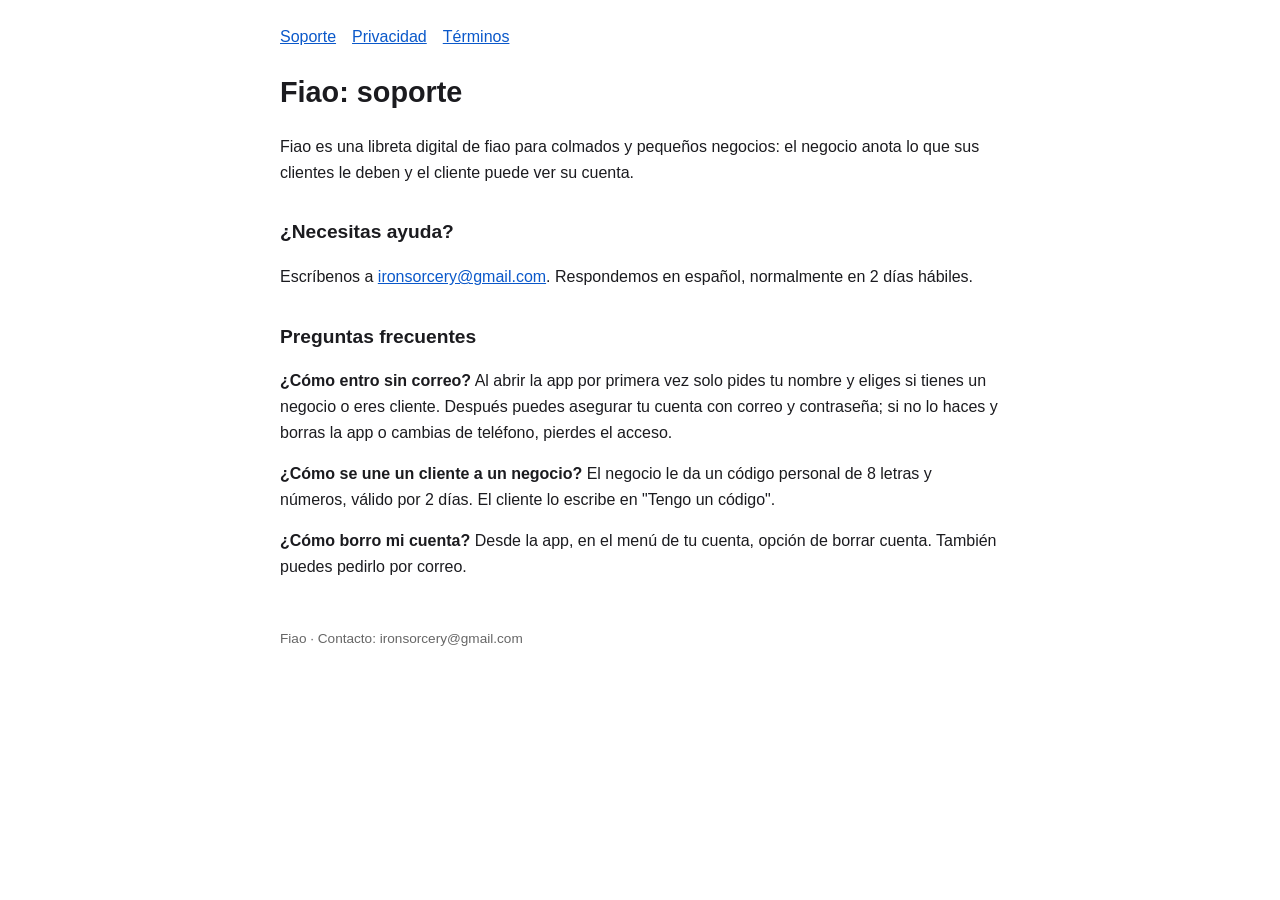
<file: index.html>
<!doctype html>
<html lang="es"><head><meta charset="utf-8"><meta name="viewport" content="width=device-width,initial-scale=1">
<title>Fiao – Soporte</title><link rel="stylesheet" href="style.css"></head><body>
<nav><a href="index.html">Soporte</a><a href="privacidad.html">Privacidad</a><a href="terminos.html">Términos</a></nav>
<h1>Fiao: soporte</h1>
<p>Fiao es una libreta digital de fiao para colmados y pequeños negocios: el negocio anota lo que sus clientes le deben y el cliente puede ver su cuenta.</p>
<h2>¿Necesitas ayuda?</h2>
<p>Escríbenos a <a href="mailto:ironsorcery@gmail.com">ironsorcery@gmail.com</a>. Respondemos en español, normalmente en 2 días hábiles.</p>
<h2>Preguntas frecuentes</h2>
<p><strong>¿Cómo entro sin correo?</strong> Al abrir la app por primera vez solo pides tu nombre y eliges si tienes un negocio o eres cliente. Después puedes asegurar tu cuenta con correo y contraseña; si no lo haces y borras la app o cambias de teléfono, pierdes el acceso.</p>
<p><strong>¿Cómo se une un cliente a un negocio?</strong> El negocio le da un código personal de 8 letras y números, válido por 2 días. El cliente lo escribe en "Tengo un código".</p>
<p><strong>¿Cómo borro mi cuenta?</strong> Desde la app, en el menú de tu cuenta, opción de borrar cuenta. También puedes pedirlo por correo.</p>
<footer>Fiao · Contacto: ironsorcery@gmail.com</footer>
</body></html>
</file>
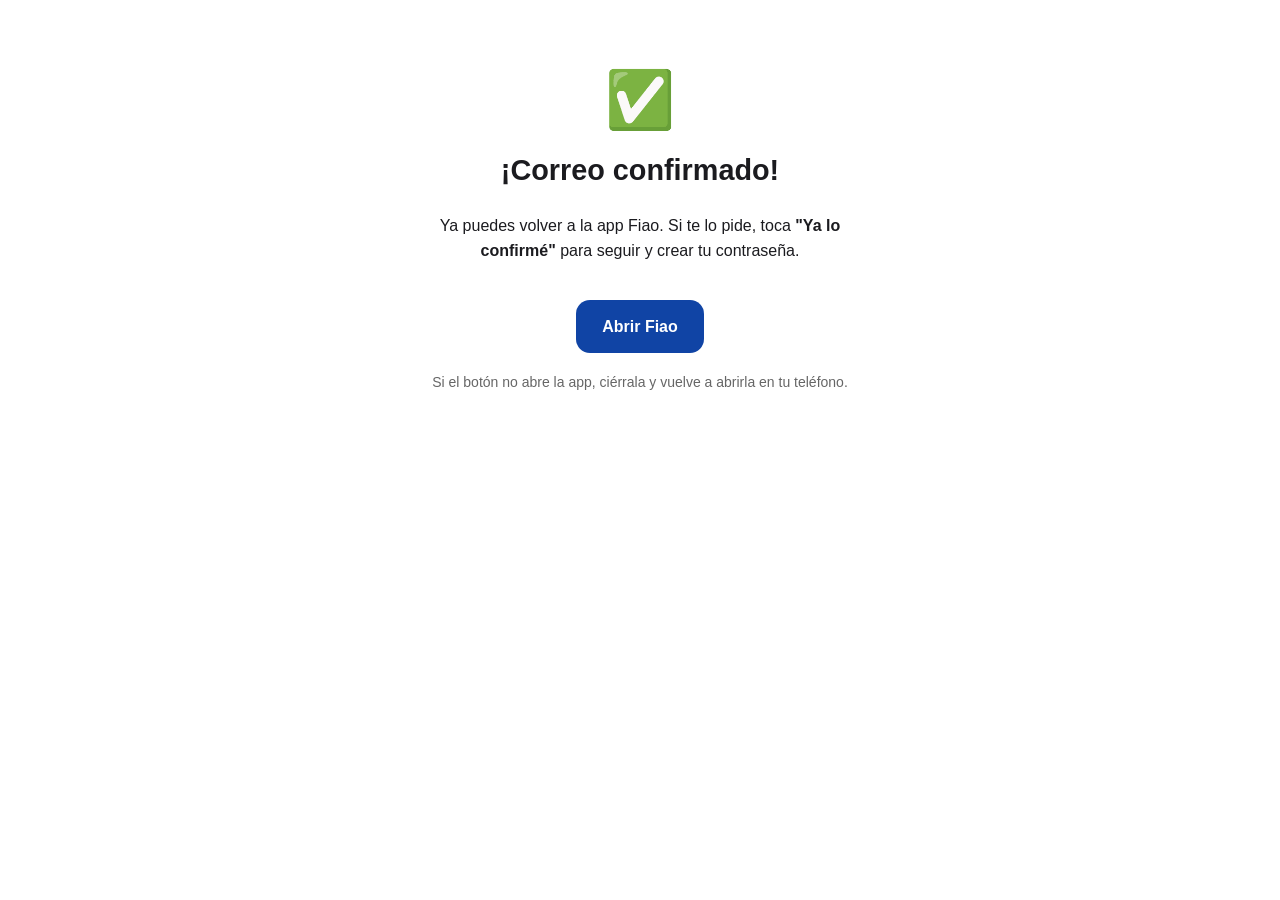
<file: confirmado.html>
<!doctype html>
<html lang="es"><head><meta charset="utf-8"><meta name="viewport" content="width=device-width,initial-scale=1">
<title>Fiao – Correo confirmado</title><link rel="stylesheet" href="style.css">
<style>
  .caja{max-width:440px;margin:48px auto;text-align:center}
  .icono{font-size:56px;line-height:1}
  .boton{display:inline-block;margin-top:20px;padding:14px 26px;border-radius:14px;background:#1044A5;color:#fff;text-decoration:none;font-weight:700}
  .nota{color:#666;font-size:14px;margin-top:18px}
</style></head><body>
<div class="caja">
  <div class="icono" id="icono">✅</div>
  <h1 id="titulo">¡Correo confirmado!</h1>
  <p id="texto">Ya puedes volver a la app Fiao. Si te lo pide, toca <strong>"Ya lo confirmé"</strong> para seguir y crear tu contraseña.</p>
  <a class="boton" href="com.fiaoapp.fiaoapp://login-callback">Abrir Fiao</a>
  <p class="nota">Si el botón no abre la app, ciérrala y vuelve a abrirla en tu teléfono.</p>
</div>
<script>
  // Supabase manda los errores en la dirección (?error_description=… o #error_description=…).
  var p = new URLSearchParams(location.search + '&' + location.hash.replace(/^#/, ''));
  var err = p.get('error_description') || p.get('error');
  var msg = p.get('message');
  if (err) {
    document.getElementById('icono').textContent = '⚠️';
    document.getElementById('titulo').textContent = 'El enlace ya no sirve';
    document.getElementById('texto').innerHTML = 'Puede que ya lo hayas usado o que haya vencido. Vuelve a la app Fiao: si tu correo aparece confirmado, sigue con tu contraseña; si no, toca <strong>"Enviar el correo otra vez"</strong>.';
  } else if (msg && /confirm/i.test(msg)) {
    // Al cambiar de correo, Supabase puede pedir confirmar en los dos correos.
    document.getElementById('titulo').textContent = 'Falta un paso';
    document.getElementById('texto').textContent = 'Revisa también el otro correo y abre el enlace que te llegó allí. Luego vuelve a la app Fiao.';
  }
</script>
</body></html>
</file>
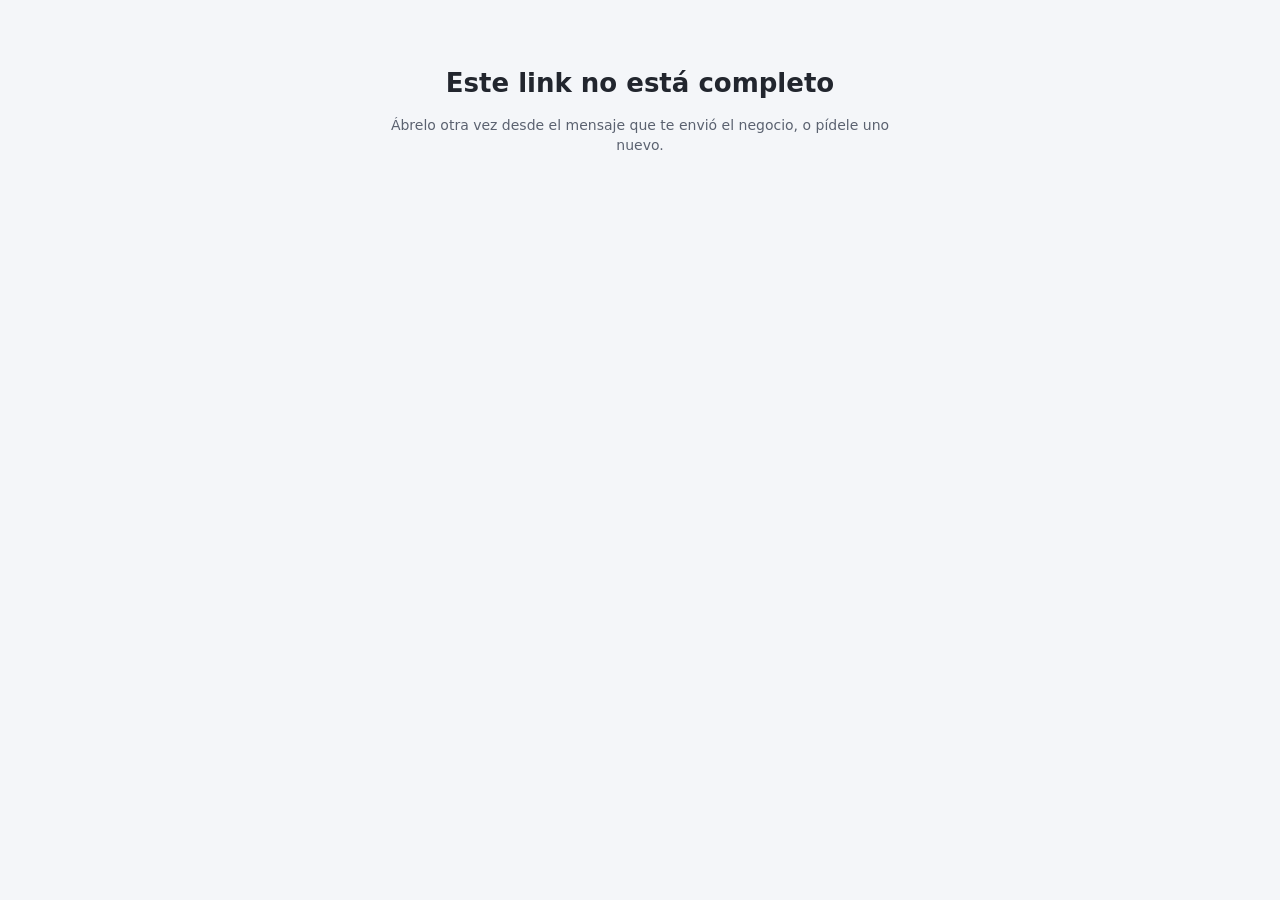
<file: estado.html>
<!DOCTYPE html>
<html lang="es">
<head>
<meta charset="utf-8">
<meta name="viewport" content="width=device-width, initial-scale=1">
<!-- El link es privado: que no lo guarden los buscadores ni se pase a otras páginas. -->
<meta name="robots" content="noindex, nofollow">
<meta name="referrer" content="no-referrer">
<meta http-equiv="Content-Security-Policy" content="default-src 'none'; script-src 'unsafe-inline'; style-src 'unsafe-inline'; connect-src https://wfteqphbnjuugxbgztzk.supabase.co; img-src data:; base-uri 'none'; form-action 'none'">
<meta name="theme-color" content="#1F3FA8">
<title>Estado de cuenta</title>
<style>
  :root {
    --tinta: #1F3FA8; --margen: #C8352E; --abono: #1E7A4C;
    --grafito: #22262E; --gris: #5B6270; --renglon: #D9E1EE;
    --fondo: #F4F6F9; --hoja: #FFFFFF;
  }
  * { box-sizing: border-box; }
  body {
    margin: 0; background: var(--fondo); color: var(--grafito);
    font: 16px/1.45 system-ui, -apple-system, "Segoe UI", Roboto, sans-serif;
  }
  main { max-width: 560px; margin: 0 auto; padding: 20px 16px 40px; }
  .negocio { color: var(--tinta); font-weight: 700; font-size: 15px; letter-spacing: .02em; text-transform: uppercase; margin: 4px 0 2px; }
  h1 { font-size: 26px; line-height: 1.2; margin: 0 0 16px; }
  .hoja { background: var(--hoja); border: 1px solid var(--renglon); border-radius: 14px; padding: 20px; }
  .etiqueta { color: var(--gris); margin: 0; }
  .saldo { font-size: 40px; font-weight: 700; margin: 2px 0 4px; font-variant-numeric: tabular-nums; overflow-wrap: anywhere; }
  .debe { color: var(--margen); } .favor { color: var(--abono); } .cero { color: var(--gris); }
  .pequeno { color: var(--gris); font-size: 14px; margin: 0; }
  h2 { font-size: 19px; margin: 28px 0 8px; }
  ul { list-style: none; margin: 0; padding: 0; }
  li { display: flex; gap: 12px; justify-content: space-between; align-items: flex-start; padding: 14px 16px; border-bottom: 1px solid var(--renglon); background: var(--hoja); }
  li:first-child { border-radius: 14px 14px 0 0; } li:last-child { border-radius: 0 0 14px 14px; border-bottom: 0; }
  li:only-child { border-radius: 14px; }
  ul { border: 1px solid var(--renglon); border-radius: 14px; }
  .tipo { font-weight: 600; margin: 0; }
  .nota { margin: 2px 0 0; color: var(--grafito); overflow-wrap: anywhere; }
  .fecha { margin: 2px 0 0; color: var(--gris); font-size: 14px; }
  .monto { font-weight: 700; white-space: nowrap; font-variant-numeric: tabular-nums; }
  .anulado .monto, .anulado .tipo { text-decoration: line-through; color: var(--gris); }
  .chip { display: inline-block; font-size: 12px; font-weight: 600; padding: 1px 8px; border-radius: 99px; background: var(--fondo); color: var(--gris); margin-left: 6px; text-decoration: none; }
  .aviso { margin-top: 24px; padding: 16px; border-radius: 14px; background: #E7ECFA; }
  .aviso p { margin: 0 0 8px; } .aviso p:last-child { margin: 0; }
  a.boton, button.boton {
    display: inline-block; min-height: 48px; padding: 12px 18px; border-radius: 12px; border: 0;
    background: var(--tinta); color: #fff; font: inherit; font-weight: 600; text-decoration: none; cursor: pointer; margin: 6px 8px 0 0;
  }
  a.boton.secundario { background: transparent; color: var(--tinta); border: 1px solid var(--tinta); }
  .codigo { font-family: ui-monospace, Consolas, monospace; font-weight: 700; letter-spacing: .1em; }
  .centro { text-align: center; padding-top: 48px; }
  footer { margin-top: 28px; color: var(--gris); font-size: 13px; text-align: center; }
  [hidden] { display: none !important; }
</style>
</head>
<body>
<main>
  <section id="cargando" class="centro">
    <p class="pequeno">Cargando tu estado de cuenta…</p>
  </section>

  <section id="error" class="centro" hidden>
    <h1 id="error-titulo"></h1>
    <p id="error-mensaje" class="pequeno"></p>
    <button id="reintentar" class="boton" type="button" hidden>Intentar otra vez</button>
  </section>

  <section id="cuenta" hidden>
    <p class="negocio" id="negocio"></p>
    <h1 id="titulo"></h1>
    <div class="hoja">
      <p class="etiqueta" id="etiqueta"></p>
      <p class="saldo" id="saldo"></p>
      <p class="pequeno" id="actualizado"></p>
    </div>

    <h2>Movimientos</h2>
    <p class="pequeno" id="sin-movimientos" hidden>Todavía no hay movimientos.</p>
    <ul id="movimientos"></ul>
    <p class="pequeno" id="limite" hidden></p>

    <div class="aviso">
      <p><strong>¿Ves algo que no está bien?</strong> Habla con <span id="negocio-2"></span>.</p>
      <p id="contacto" hidden></p>
      <p id="codigo-app" hidden></p>
    </div>
    <footer>Solo tú y el negocio tienen este link. No lo compartas.</footer>
  </section>
</main>

<script>
(function () {
  'use strict';

  // Datos públicos del proyecto (la misma URL y clave pública que usa la app).
  var SUPABASE_URL = 'https://wfteqphbnjuugxbgztzk.supabase.co';
  var SUPABASE_KEY = 'sb_publishable_fKnJVz4L3WltMuzTqghPCg_1EK6CzHd';
  var ZONA = 'America/Santo_Domingo';

  var $ = function (id) { return document.getElementById(id); };

  var pesos = new Intl.NumberFormat('en-US', { minimumFractionDigits: 2, maximumFractionDigits: 2 });
  function formatoPesos(n) { return 'RD$' + pesos.format(Math.abs(n)); }

  var fechaHora = new Intl.DateTimeFormat('es-DO', {
    timeZone: ZONA, day: '2-digit', month: '2-digit', year: 'numeric', hour: 'numeric', minute: '2-digit'
  });
  var soloFecha = new Intl.DateTimeFormat('es-DO', { timeZone: ZONA, day: '2-digit', month: '2-digit', year: 'numeric' });

  // El código va después del # (no se envía a ningún servidor de páginas).
  function leerCodigo() {
    var h = (location.hash || '').replace(/^#/, '');
    var m = /(?:^|[&?])t=([0-9a-fA-F]{64})(?:&|$)/.exec(h) || /^([0-9a-fA-F]{64})$/.exec(h);
    return m ? m[1].toLowerCase() : null;
  }

  function mostrar(id) {
    ['cargando', 'error', 'cuenta'].forEach(function (s) { $(s).hidden = s !== id; });
  }

  function error(titulo, mensaje, reintentable) {
    $('error-titulo').textContent = titulo;
    $('error-mensaje').textContent = mensaje;
    $('reintentar').hidden = !reintentable;
    document.title = 'Estado de cuenta';
    mostrar('error');
  }

  function etiquetaMovimiento(m) {
    if (m.tipo === 'fiao') return 'Fiao';
    if (m.tipo === 'abono') return 'Abono';
    var de = m.anula_tipo === 'abono' ? 'abono' : 'fiao';
    return 'Anulación del ' + de + (m.anula_fecha ? ' del ' + soloFecha.format(new Date(m.anula_fecha)) : '');
  }

  function el(tag, clase, texto) {
    var e = document.createElement(tag);
    if (clase) e.className = clase;
    if (texto != null) e.textContent = texto;
    return e;
  }

  function telefonoDigitos(t) {
    var d = String(t || '').replace(/\D/g, '');
    if (d.length === 10 && /^(809|829|849)/.test(d)) return '1' + d;
    if (/^1(809|829|849)\d{7}$/.test(d)) return d;
    return null;
  }

  function pintar(r) {
    var negocio = r.negocio.nombre;
    var cliente = r.cliente.nombre;
    var saldo = Number(r.saldo);

    document.title = 'Estado de cuenta · ' + negocio;
    $('negocio').textContent = negocio;
    $('negocio-2').textContent = negocio;
    $('titulo').textContent = 'Estado de cuenta de ' + cliente;

    var s = $('saldo');
    if (saldo > 0) { $('etiqueta').textContent = 'Debes'; s.className = 'saldo debe'; s.textContent = formatoPesos(saldo); }
    else if (saldo < 0) { $('etiqueta').textContent = 'Tienes a favor'; s.className = 'saldo favor'; s.textContent = formatoPesos(saldo); }
    else { $('etiqueta').textContent = 'Estás al día'; s.className = 'saldo cero'; s.textContent = formatoPesos(0); }

    $('actualizado').textContent = 'Actualizado: ' + fechaHora.format(new Date(r.generado_en));

    var lista = $('movimientos');
    lista.textContent = '';
    var movs = r.movimientos || [];
    $('sin-movimientos').hidden = movs.length > 0;
    lista.hidden = movs.length === 0;
    movs.forEach(function (m) {
      var li = el('li', m.anulado ? 'anulado' : '');
      var izq = el('div');
      var tipo = el('p', 'tipo', etiquetaMovimiento(m));
      izq.appendChild(tipo);
      if (m.anulado) izq.appendChild(el('span', 'chip', 'Anulado'));
      if (m.nota && m.tipo !== 'ajuste') izq.appendChild(el('p', 'nota', m.nota));
      izq.appendChild(el('p', 'fecha', fechaHora.format(new Date(m.fecha))));
      var efecto = Number(m.efecto);
      var monto = el('span', 'monto', (efecto > 0 ? '+' : '−') + formatoPesos(Number(m.monto)));
      if (!m.anulado) monto.style.color = efecto > 0 ? 'var(--margen)' : 'var(--abono)';
      li.appendChild(izq);
      li.appendChild(monto);
      lista.appendChild(li);
    });

    var limite = $('limite');
    limite.hidden = !(r.total_movimientos > movs.length);
    limite.textContent = 'Se muestran los ' + movs.length + ' movimientos más recientes de ' + r.total_movimientos +
      '. El saldo incluye todos.';

    var contacto = $('contacto');
    contacto.textContent = '';
    var tel = telefonoDigitos(r.negocio.telefono);
    if (tel) {
      var llamar = el('a', 'boton secundario', 'Llamar');
      llamar.href = 'tel:+' + tel;
      var wa = el('a', 'boton', 'Escribir por WhatsApp');
      wa.href = 'https://wa.me/' + tel + '?text=' + encodeURIComponent('Hola, tengo una pregunta sobre mi cuenta en ' + negocio + '.');
      wa.rel = 'noopener noreferrer';
      wa.target = '_blank';
      contacto.appendChild(llamar);
      contacto.appendChild(wa);
      contacto.hidden = false;
    } else {
      contacto.hidden = true;
    }

    var cod = $('codigo-app');
    cod.textContent = '';
    if (r.negocio.codigo) {
      cod.appendChild(document.createTextNode('Código del negocio en la app Fiao: '));
      cod.appendChild(el('span', 'codigo', r.negocio.codigo));
      cod.hidden = false;
    }

    mostrar('cuenta');
  }

  function cargar() {
    var codigo = leerCodigo();
    if (!codigo) {
      error('Este link no está completo', 'Ábrelo otra vez desde el mensaje que te envió el negocio, o pídele uno nuevo.', false);
      return;
    }
    mostrar('cargando');
    var control = typeof AbortController === 'function' ? new AbortController() : null;
    var reloj = setTimeout(function () { if (control) control.abort(); }, 15000);
    fetch(SUPABASE_URL + '/rest/v1/rpc/account_statement', {
      method: 'POST',
      headers: { 'apikey': SUPABASE_KEY, 'Content-Type': 'application/json', 'Accept': 'application/json' },
      body: JSON.stringify({ p_token: codigo }),
      cache: 'no-store',
      referrerPolicy: 'no-referrer',
      signal: control ? control.signal : undefined
    }).then(function (res) {
      if (!res.ok) throw new Error('HTTP ' + res.status);
      return res.json();
    }).then(function (r) {
      clearTimeout(reloj);
      if (!r || !r.negocio) {
        error('Este link ya no funciona', 'Puede que el negocio lo haya cambiado o apagado. Pídele uno nuevo.', false);
        return;
      }
      pintar(r);
    }).catch(function () {
      clearTimeout(reloj);
      error('No se pudo cargar', 'Revisa tu conexión a internet y prueba otra vez.', true);
    });
  }

  $('reintentar').addEventListener('click', cargar);
  window.addEventListener('hashchange', cargar);
  cargar();
})();
</script>
</body>
</html>
</file>
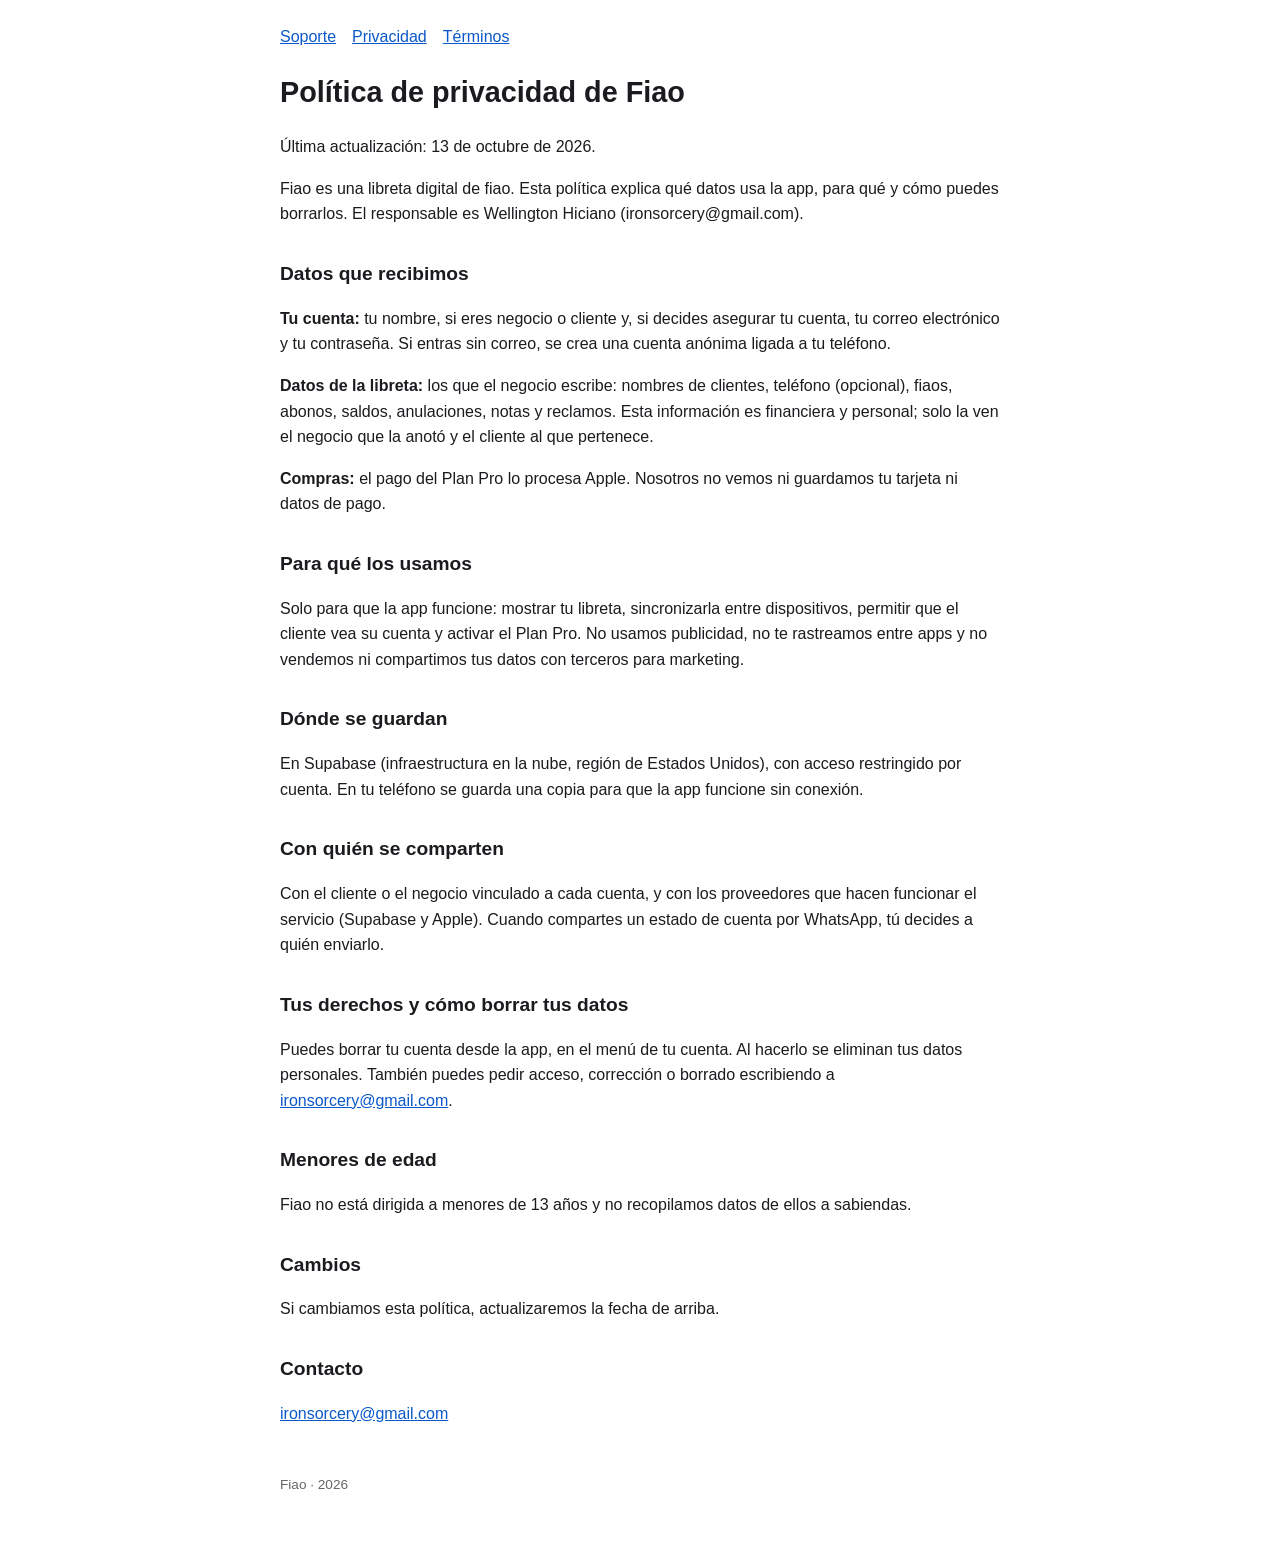
<file: privacidad.html>
<!doctype html>
<html lang="es"><head><meta charset="utf-8"><meta name="viewport" content="width=device-width,initial-scale=1">
<title>Fiao – Política de privacidad</title><link rel="stylesheet" href="style.css"></head><body>
<nav><a href="index.html">Soporte</a><a href="privacidad.html">Privacidad</a><a href="terminos.html">Términos</a></nav>
<h1>Política de privacidad de Fiao</h1>
<p>Última actualización: 13 de octubre de 2026.</p>
<p>Fiao es una libreta digital de fiao. Esta política explica qué datos usa la app, para qué y cómo puedes borrarlos. El responsable es Wellington Hiciano (ironsorcery@gmail.com).</p>
<h2>Datos que recibimos</h2>
<p><strong>Tu cuenta:</strong> tu nombre, si eres negocio o cliente y, si decides asegurar tu cuenta, tu correo electrónico y tu contraseña. Si entras sin correo, se crea una cuenta anónima ligada a tu teléfono.</p>
<p><strong>Datos de la libreta:</strong> los que el negocio escribe: nombres de clientes, teléfono (opcional), fiaos, abonos, saldos, anulaciones, notas y reclamos. Esta información es financiera y personal; solo la ven el negocio que la anotó y el cliente al que pertenece.</p>
<p><strong>Compras:</strong> el pago del Plan Pro lo procesa Apple. Nosotros no vemos ni guardamos tu tarjeta ni datos de pago.</p>
<h2>Para qué los usamos</h2>
<p>Solo para que la app funcione: mostrar tu libreta, sincronizarla entre dispositivos, permitir que el cliente vea su cuenta y activar el Plan Pro. No usamos publicidad, no te rastreamos entre apps y no vendemos ni compartimos tus datos con terceros para marketing.</p>
<h2>Dónde se guardan</h2>
<p>En Supabase (infraestructura en la nube, región de Estados Unidos), con acceso restringido por cuenta. En tu teléfono se guarda una copia para que la app funcione sin conexión.</p>
<h2>Con quién se comparten</h2>
<p>Con el cliente o el negocio vinculado a cada cuenta, y con los proveedores que hacen funcionar el servicio (Supabase y Apple). Cuando compartes un estado de cuenta por WhatsApp, tú decides a quién enviarlo.</p>
<h2>Tus derechos y cómo borrar tus datos</h2>
<p>Puedes borrar tu cuenta desde la app, en el menú de tu cuenta. Al hacerlo se eliminan tus datos personales. También puedes pedir acceso, corrección o borrado escribiendo a <a href="mailto:ironsorcery@gmail.com">ironsorcery@gmail.com</a>.</p>
<h2>Menores de edad</h2>
<p>Fiao no está dirigida a menores de 13 años y no recopilamos datos de ellos a sabiendas.</p>
<h2>Cambios</h2>
<p>Si cambiamos esta política, actualizaremos la fecha de arriba.</p>
<h2>Contacto</h2>
<p><a href="mailto:ironsorcery@gmail.com">ironsorcery@gmail.com</a></p>
<footer>Fiao · 2026</footer>
</body></html>
</file>
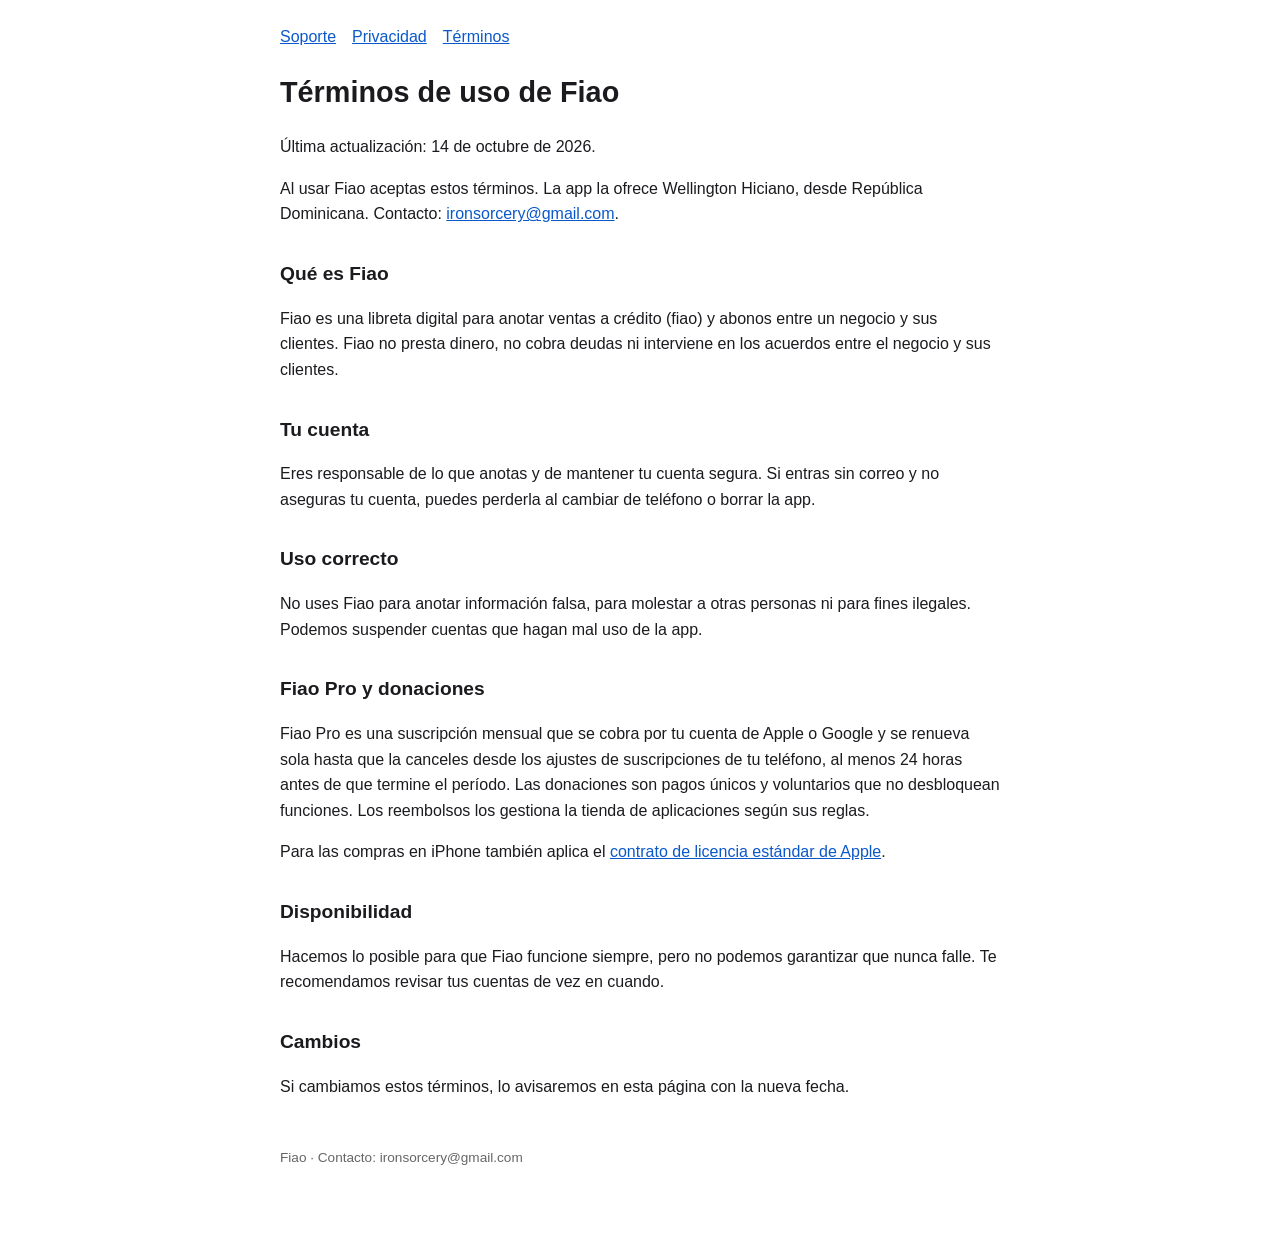
<file: terminos.html>
<!doctype html>
<html lang="es"><head><meta charset="utf-8"><meta name="viewport" content="width=device-width,initial-scale=1">
<title>Fiao – Términos de uso</title><link rel="stylesheet" href="style.css"></head><body>
<nav><a href="index.html">Soporte</a><a href="privacidad.html">Privacidad</a><a href="terminos.html">Términos</a></nav>
<h1>Términos de uso de Fiao</h1>
<p>Última actualización: 14 de octubre de 2026.</p>
<p>Al usar Fiao aceptas estos términos. La app la ofrece Wellington Hiciano, desde República Dominicana. Contacto: <a href="mailto:ironsorcery@gmail.com">ironsorcery@gmail.com</a>.</p>
<h2>Qué es Fiao</h2>
<p>Fiao es una libreta digital para anotar ventas a crédito (fiao) y abonos entre un negocio y sus clientes. Fiao no presta dinero, no cobra deudas ni interviene en los acuerdos entre el negocio y sus clientes.</p>
<h2>Tu cuenta</h2>
<p>Eres responsable de lo que anotas y de mantener tu cuenta segura. Si entras sin correo y no aseguras tu cuenta, puedes perderla al cambiar de teléfono o borrar la app.</p>
<h2>Uso correcto</h2>
<p>No uses Fiao para anotar información falsa, para molestar a otras personas ni para fines ilegales. Podemos suspender cuentas que hagan mal uso de la app.</p>
<h2>Fiao Pro y donaciones</h2>
<p>Fiao Pro es una suscripción mensual que se cobra por tu cuenta de Apple o Google y se renueva sola hasta que la canceles desde los ajustes de suscripciones de tu teléfono, al menos 24 horas antes de que termine el período. Las donaciones son pagos únicos y voluntarios que no desbloquean funciones. Los reembolsos los gestiona la tienda de aplicaciones según sus reglas.</p>
<p>Para las compras en iPhone también aplica el <a href="https://www.apple.com/legal/internet-services/itunes/dev/stdeula/">contrato de licencia estándar de Apple</a>.</p>
<h2>Disponibilidad</h2>
<p>Hacemos lo posible para que Fiao funcione siempre, pero no podemos garantizar que nunca falle. Te recomendamos revisar tus cuentas de vez en cuando.</p>
<h2>Cambios</h2>
<p>Si cambiamos estos términos, lo avisaremos en esta página con la nueva fecha.</p>
<footer>Fiao · Contacto: ironsorcery@gmail.com</footer>
</body></html>
</file>
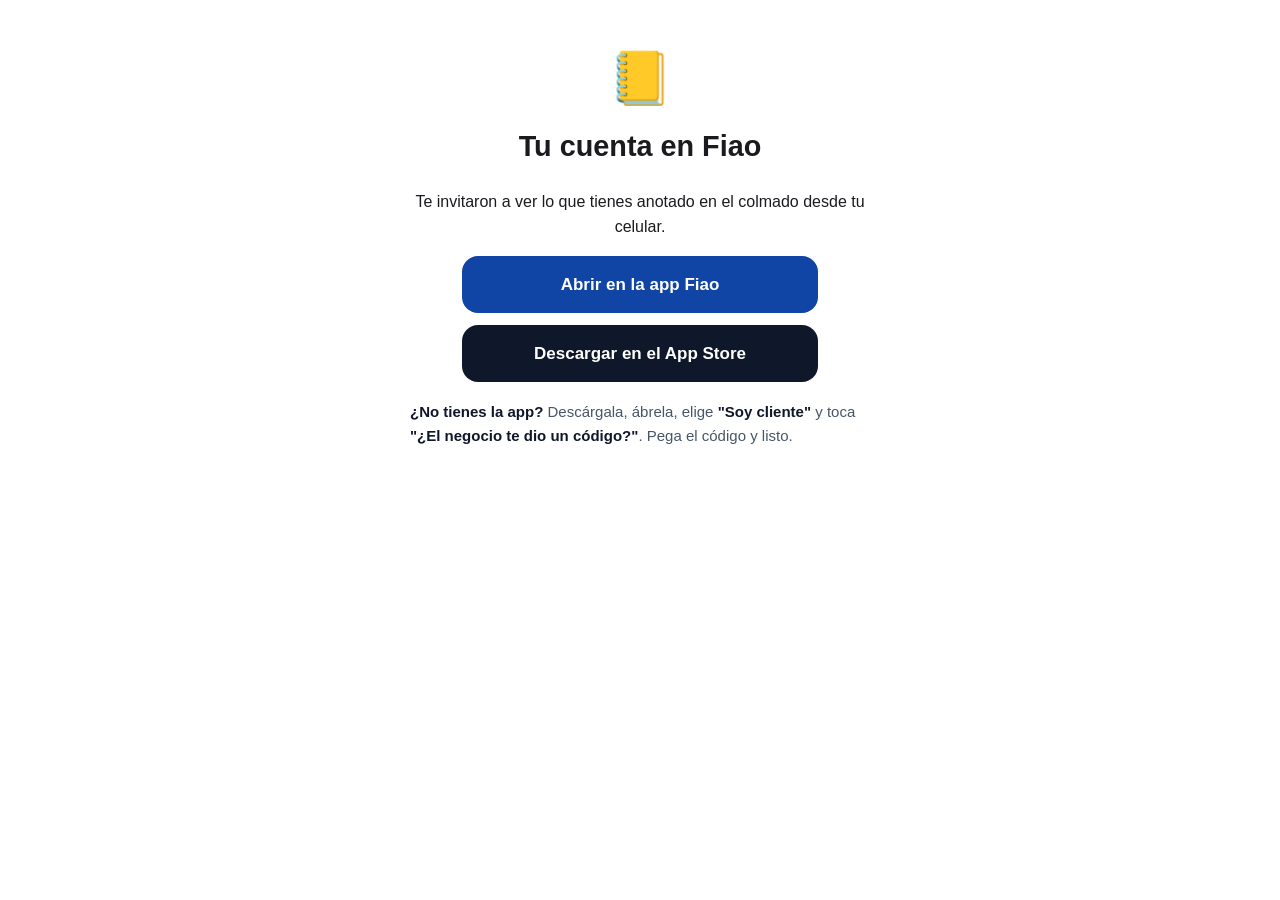
<file: unirse.html>
<!doctype html>
<html lang="es"><head><meta charset="utf-8"><meta name="viewport" content="width=device-width,initial-scale=1">
<title>Fiao – Ver tu cuenta</title>
<meta property="og:title" content="Fiao: mira tu cuenta del colmado">
<meta property="og:description" content="Toca para abrir tu cuenta en la app Fiao.">
<link rel="stylesheet" href="style.css">
<style>
  body{max-width:460px}
  .caja{margin:28px auto;text-align:center}
  .logo{font-size:52px;line-height:1}
  .codigo{display:inline-block;margin:14px 0 6px;padding:14px 22px;border-radius:16px;background:#ECFDF5;border:1.5px solid #6EE7B7;color:#065F46;font-size:30px;font-weight:900;letter-spacing:4px;font-family:ui-monospace,Menlo,monospace}
  .boton{display:block;margin:12px auto 0;padding:15px 18px;border-radius:16px;text-decoration:none;font-weight:800;font-size:17px;max-width:320px}
  .abrir{background:#1044A5;color:#fff}
  .tienda{background:#0F172A;color:#fff}
  .copiar{background:#fff;color:#1044A5;border:1.5px solid #C7D2FE;cursor:pointer;width:100%;font-family:inherit}
  .paso{color:#475569;font-size:15px;margin-top:18px;text-align:left}
  .paso b{color:#0F172A}
  .oculto{display:none}
</style></head><body>
<div class="caja">
  <div class="logo">📒</div>
  <h1 id="titulo">Tu cuenta en Fiao</h1>
  <p id="intro">Te invitaron a ver lo que tienes anotado en el colmado desde tu celular.</p>
  <div id="cajaCodigo" class="oculto">
    <div class="codigo" id="codigo"></div>
    <button class="boton copiar" id="copiar" type="button">Copiar código</button>
  </div>
  <a class="boton abrir" id="abrir" href="#">Abrir en la app Fiao</a>
  <a class="boton tienda" id="tienda" href="#">Descargar Fiao</a>
  <div class="paso" id="pasos">
    <p><b>¿No tienes la app?</b> Descárgala, ábrela, elige <b>"Soy cliente"</b> y toca <b>"¿El negocio te dio un código?"</b>. Pega el código y listo.</p>
  </div>
</div>
<script>
  var APP_STORE = 'https://apps.apple.com/app/id6822543446';
  var PLAY_STORE = 'https://play.google.com/store/apps/details?id=com.fiaoapp.fiao_app';
  var q = new URLSearchParams(location.search);
  var limpio = function (v) { return (v || '').toUpperCase().replace(/[^A-Z0-9]/g, '').slice(0, 12); };
  var personal = limpio(q.get('c'));
  var negocio = limpio(q.get('n'));
  var codigo = personal || negocio;
  var param = personal ? 'c=' + personal : (negocio ? 'n=' + negocio : '');
  var esIOS = /iPhone|iPad|iPod/i.test(navigator.userAgent) || (navigator.platform === 'MacIntel' && navigator.maxTouchPoints > 1);
  var esAndroid = /Android/i.test(navigator.userAgent);
  var tienda = esAndroid ? PLAY_STORE : APP_STORE;
  var app = 'com.fiaoapp.fiaoapp://unirse' + (param ? '?' + param : '');

  document.getElementById('tienda').href = tienda;
  document.getElementById('tienda').textContent = esAndroid ? 'Descargar en Google Play' : 'Descargar en el App Store';
  if (esAndroid) {
    // En Android, si la app no está instalada, Chrome lleva solo a Google Play.
    app = 'intent://unirse' + (param ? '?' + param : '') +
      '#Intent;scheme=com.fiaoapp.fiaoapp;package=com.fiaoapp.fiao_app;S.browser_fallback_url=' +
      encodeURIComponent(PLAY_STORE) + ';end';
  }
  document.getElementById('abrir').href = app;

  if (codigo) {
    document.getElementById('cajaCodigo').classList.remove('oculto');
    document.getElementById('codigo').textContent =
      codigo.length === 8 ? codigo.slice(0, 4) + '-' + codigo.slice(4) : codigo;
    if (negocio && !personal) {
      document.getElementById('titulo').textContent = 'Busca este negocio en Fiao';
      document.getElementById('intro').textContent = 'Con este código encuentras el colmado en la app y le pides ver tu cuenta.';
      document.getElementById('pasos').innerHTML = '<p><b>¿No tienes la app?</b> Descárgala, ábrela, elige <b>"Soy cliente"</b> y en <b>"Buscar negocio"</b> pega este código.</p>';
    }
  }
  document.getElementById('copiar').onclick = function () {
    var b = this;
    var ok = function () { b.textContent = '¡Copiado!'; setTimeout(function () { b.textContent = 'Copiar código'; }, 2000); };
    if (navigator.clipboard) navigator.clipboard.writeText(codigo).then(ok, ok); else ok();
  };

  // En Android intenta abrir la app de una vez (si no está, va a Google Play).
  // En iPhone se usa el botón: si la app no está instalada, Safari mostraría
  // un error en vez de ir a la tienda.
  if (codigo && esAndroid) {
    setTimeout(function () { location.href = app; }, 350);
  }
</script>
</body></html>
</file>
<file: style.css>
body{font-family:-apple-system,BlinkMacSystemFont,"Segoe UI",Roboto,sans-serif;max-width:720px;margin:0 auto;padding:24px 20px 64px;line-height:1.6;color:#1b1b1f;background:#fff}
h1{font-size:1.8rem}h2{font-size:1.2rem;margin-top:2rem}a{color:#0a58ca}
nav a{margin-right:16px}footer{margin-top:3rem;font-size:.85rem;color:#666}
@media(prefers-color-scheme:dark){body{background:#121214;color:#eee}a{color:#7ab3ff}footer{color:#aaa}}
</file>
